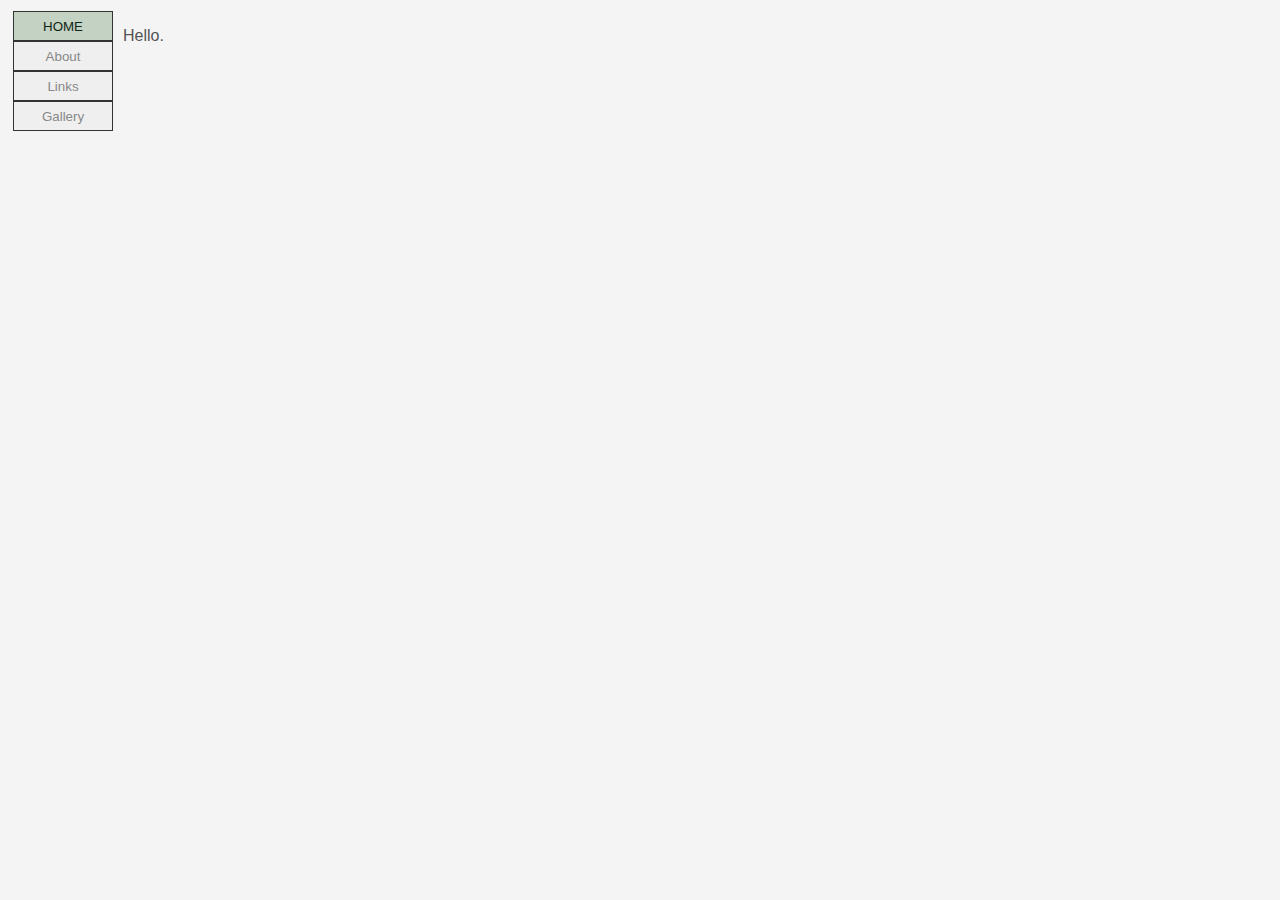
<file: index.html>
<!DOCTYPE html>
<html lang="ja">
<head prefix="og: http://ogp.me/ns# fb: http://ogp.me/ns/ fb# website: http://ogp.me/ns/ website#">
    <title>HIC_SHI</title>
    <meta charset="UTF-8">
    <meta name="viewport" content="width=device-width,initial-scale=1.0">
    <link rel="icon" href="https://hic-shi.github.io/HOME/HIC_SHI_ICON.png">
    <link rel="stylesheet" type="text/css" href="style.css">
    <meta property="og:url" content="https://sakazukiaoi.github.io/HIC_SHI/" />
    <meta property="og:type" content="website" />  
    <meta property="og:title" content="HIC_SHI" /> 
    <meta property="og:image" content="OGP_min.png" />
    <meta name="description" content="ええ">
    <meta name="twitter:card" content="summary">
    <meta name="twitter:title" content="おお">
    <meta name="twitter:description" content="ウェブサイト">
    <meta name="twitter:image" content="OGP_min.png">
<style>
    #headerHOME {
        color: #0d2613;
        background-color: rgb(196, 210, 196);
    }
    header button {
    color: #888888;
    }
</style>
</head>
<body>
    <header>
<a href="index.html"><button id="headerHOME">HOME</button></a>
<a href="about.html"><button id="headerAbout" >About</button></a>
<a href="links.html"><button id="headerLinks">Links</button></a>
<a href="gallery.html"><button id="headerGalley">Gallery</button></a>
    </header>
    <main>
<p>
Hello.
</p>
    </main>
</body>
</html>
</file>
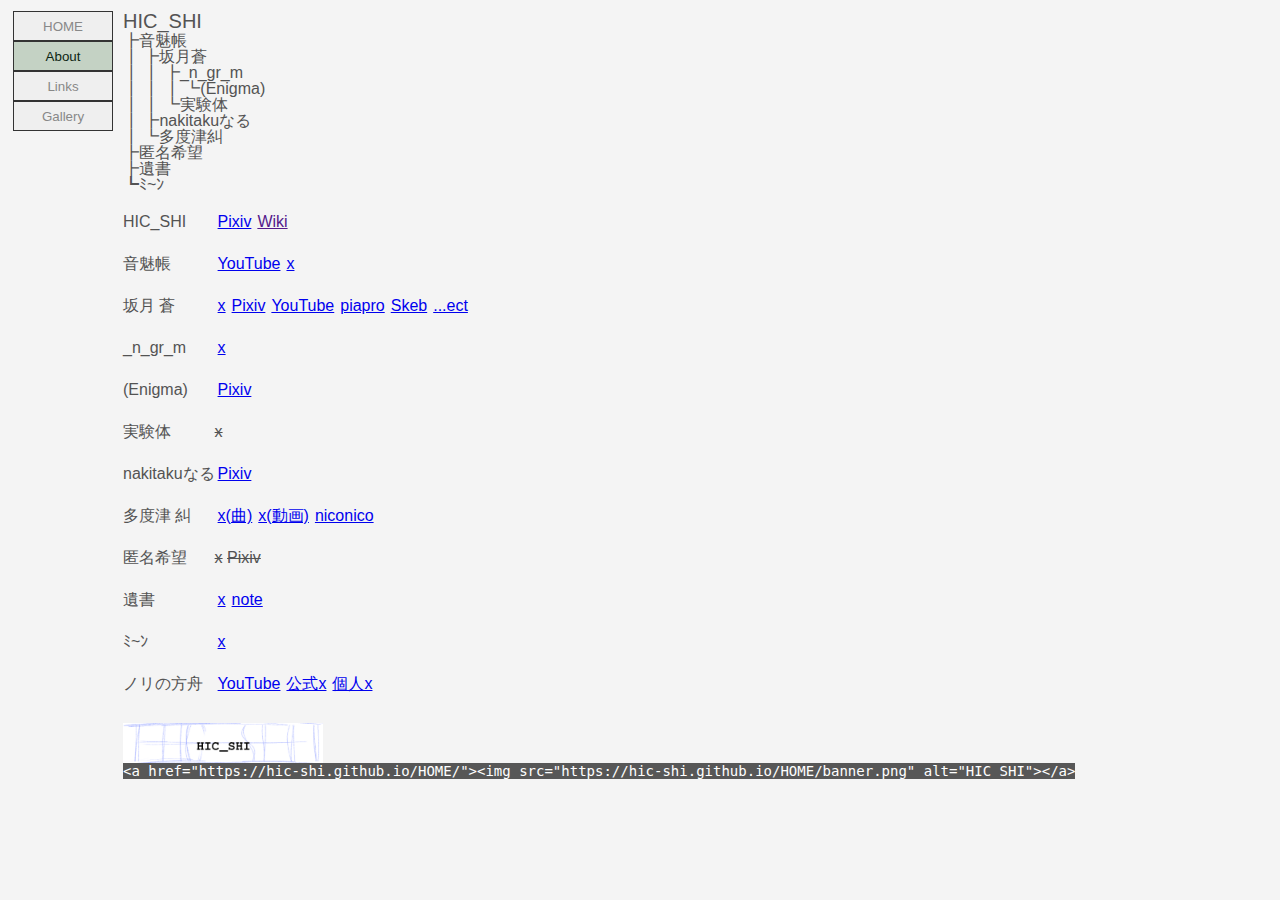
<file: about.html>
<!DOCTYPE html>
<html lang="ja">
<head prefix="og: http://ogp.me/ns# fb: http://ogp.me/ns/ fb# website: http://ogp.me/ns/ website#">
    <title>HIC_SHI</title>
    <link rel="icon" href="https://hic-shi.github.io/HOME/HIC_SHI_ICON.png">
        <meta charset="UTF-8">
        <meta name="viewport" content="width=device-width, initial-scale=1.0">
    <link rel="stylesheet" type="text/css" href="style.css">
<!-- O G P -->
<!--/O G P -->
<style>
    #headerAbout {
        color: #0d2613;
        background-color: rgb(196, 210, 196);
    }
    header button {
    color: #888888;
    }
</style>
</head>
<body>
    <header>
<a href="index.html"><button id="headerHOME">HOME</button></a>
<a href="about.html"><button id="headerAbout" >About</button></a>
<a href="links.html"><button id="headerLinks">Links</button></a>
<a href="gallery.html"><button id="headerGalley">Gallery</button></a>
    </header>
    <main>
        <div id="directory">
        <p style="font-size: 20px; margin-top:10px;">HIC_SHI</p>
        <p>┣音魅帳</p>
        <p>┃    ┣坂月蒼</p>
        <p>┃    ┃   ┣_n_gr_m</p>
        <p>┃    ┃   ┃       ┗(Enigma)</p>
        <p>┃    ┃   ┗実験体</p>
        <p>┃    ┣nakitakuなる</p>
        <p>┃    ┗多度津糾</p>
        <p>┣匿名希望</p>
        <p>┣遺書</p>
        <p>┗ﾐ~ﾝ</p>
        </div>
        <div id="SNS">
        <div class="SNS" id="SNS_name">
        <p>HIC_SHI</p>
        <p>音魅帳</p>
        <p>坂月 蒼</p>    
        <p>_n_gr_m</p>
        <p>(Enigma)</p>
        <p>実験体</p>
        <p>nakitakuなる</p>
        <p>多度津 糾</p>
        <p>匿名希望</p>
        <p>遺書</p>
        <p>ﾐ~ﾝ</p>
        <p>ノリの方舟</p>
        </div>
        <div class="SNS" id="SNS_id">
        <p><a href="https://www.pixiv.net/users/115392000">Pixiv</a><a href="">Wiki</a></p>
        <p><a href="https://www.youtube.com/@nemi_note">YouTube</a><a href="https://x.com/nemi_note">x</a></p>
        <p><a href="https://x.com/aoi_sakaduki">x</a><a href="https://www.pixiv.net/users/43077952">Pixiv</a><a href="https://www.youtube.com/@aoi_sakaduki">YouTube</a><a href="https://piapro.jp/aoi_sakaduki">piapro</a><a href="https://skeb.jp/@aoi_sakaduki">Skeb</a><a href="https://scrapbox.io/hic-shi/坂月蒼">...ect</a></p>
        <p><a href="https://x.com/_n_gr_m">x</a></p>
        <p><a href="https://www.pixiv.net/users/108103581">Pixiv</a></p>
        <p><s>x</s></p>
        <p><a href="https://www.pixiv.net/users/40340816">Pixiv</a></p>
        <p><a href="https://x.com/xxxtdt">x(曲)</a><a href="https://x.com/tdt_reE">x(動画)</a><a href="https://www.nicovideo.jp/user/125719621/mylist/73663964?ref=pc_userpage_mylist">niconico</a></p>
        <p><s>x</s> <s>Pixiv</s></p>
        <p><a href="https://x.com/nakuimimonaku">x</a><a href="https://note.com/mititsuki">note</a></p>
        <p><a href="https://x.com/r99_FAN">x</a></p>
        <p><a href="https://www.youtube.com/channel/UCEjlm7quBAR-OMrIKzcmd5g">YouTube</a><a href="https://x.com/Norinohakobune">公式x</a><a href="https://x.com/HIC_SHI_NORI">個人x</a> </p>
        </div>
        </div>
        <br>
<div id="banner">
    <img src="https://hic-shi.github.io/HOME/banner.png" alt="https://hic-shi.github.io/HOME/">
<code>&lt;a href="https://hic-shi.github.io/HOME/"&gt;&lt;img src="https://hic-shi.github.io/HOME/banner.png" alt="HIC_SHI"&gt;&lt;/a&gt;</code>
</div>
    </main>
</body>
</html>
</file>
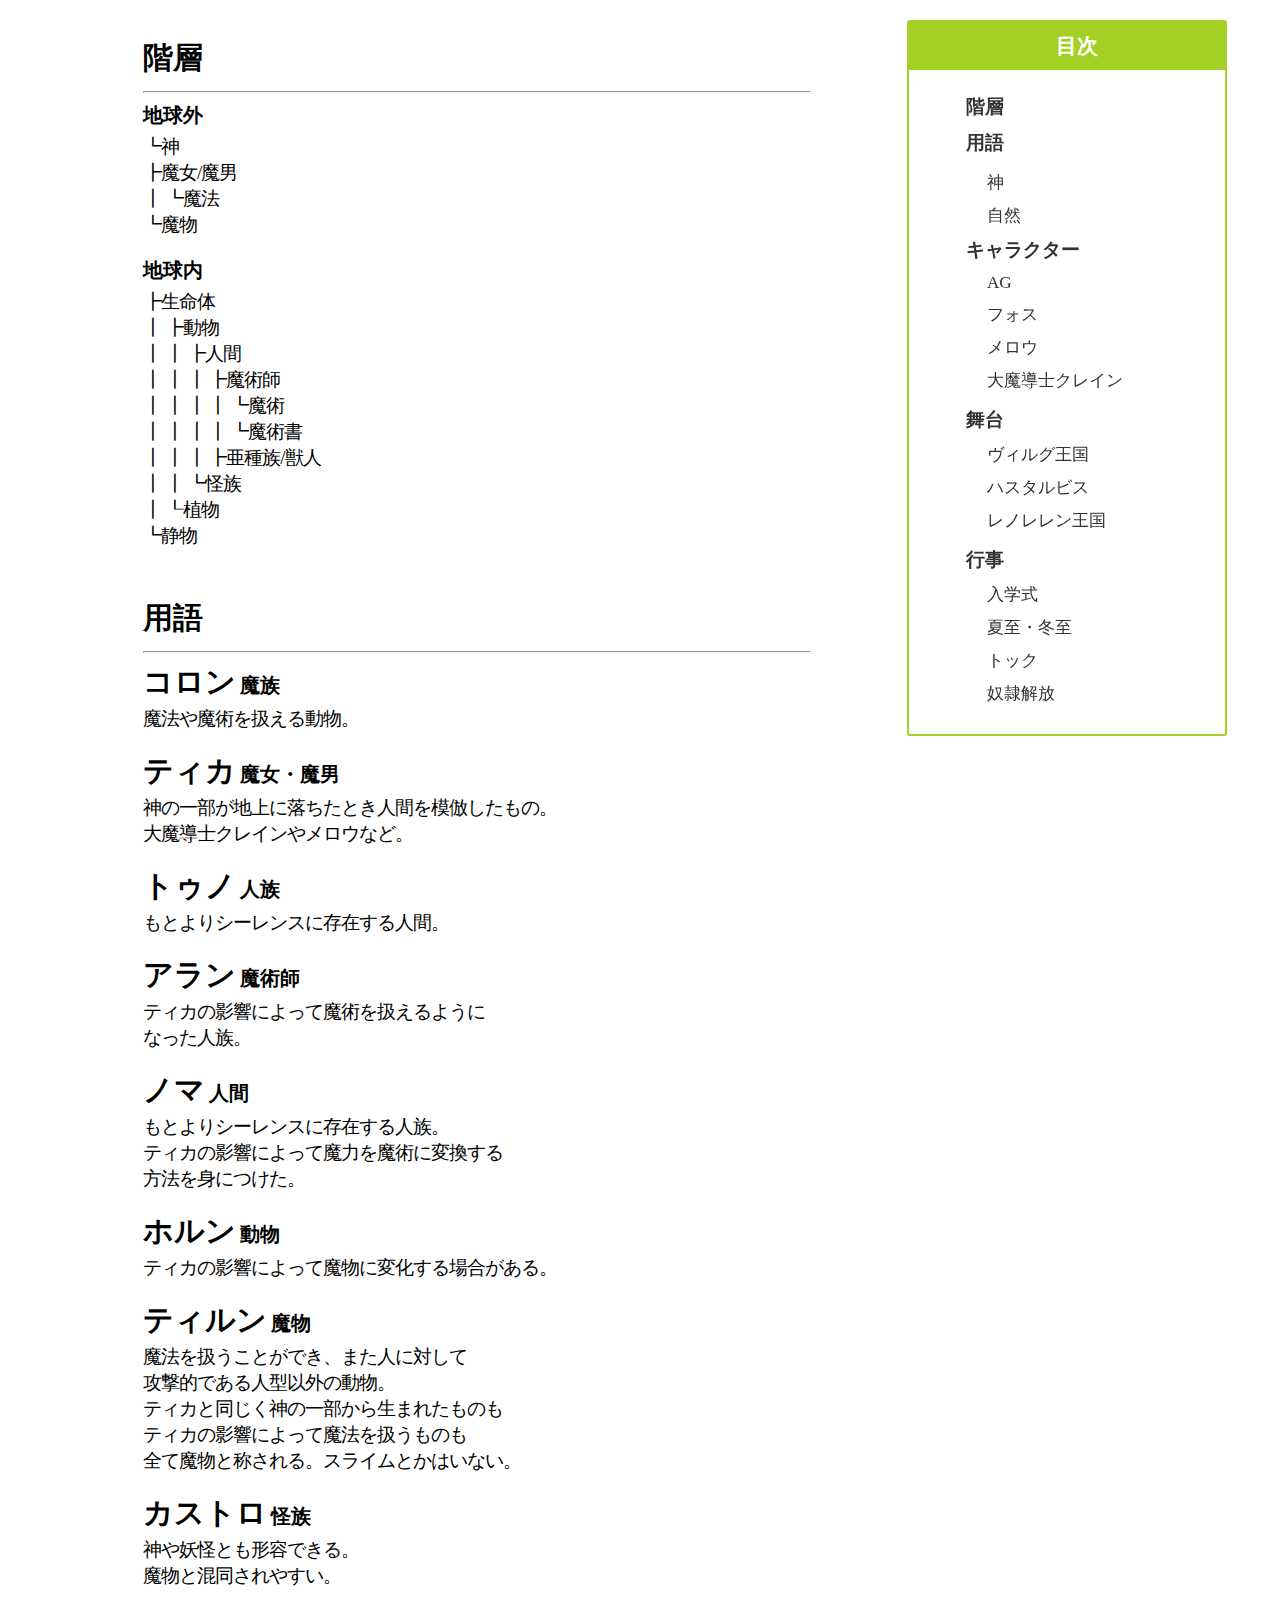
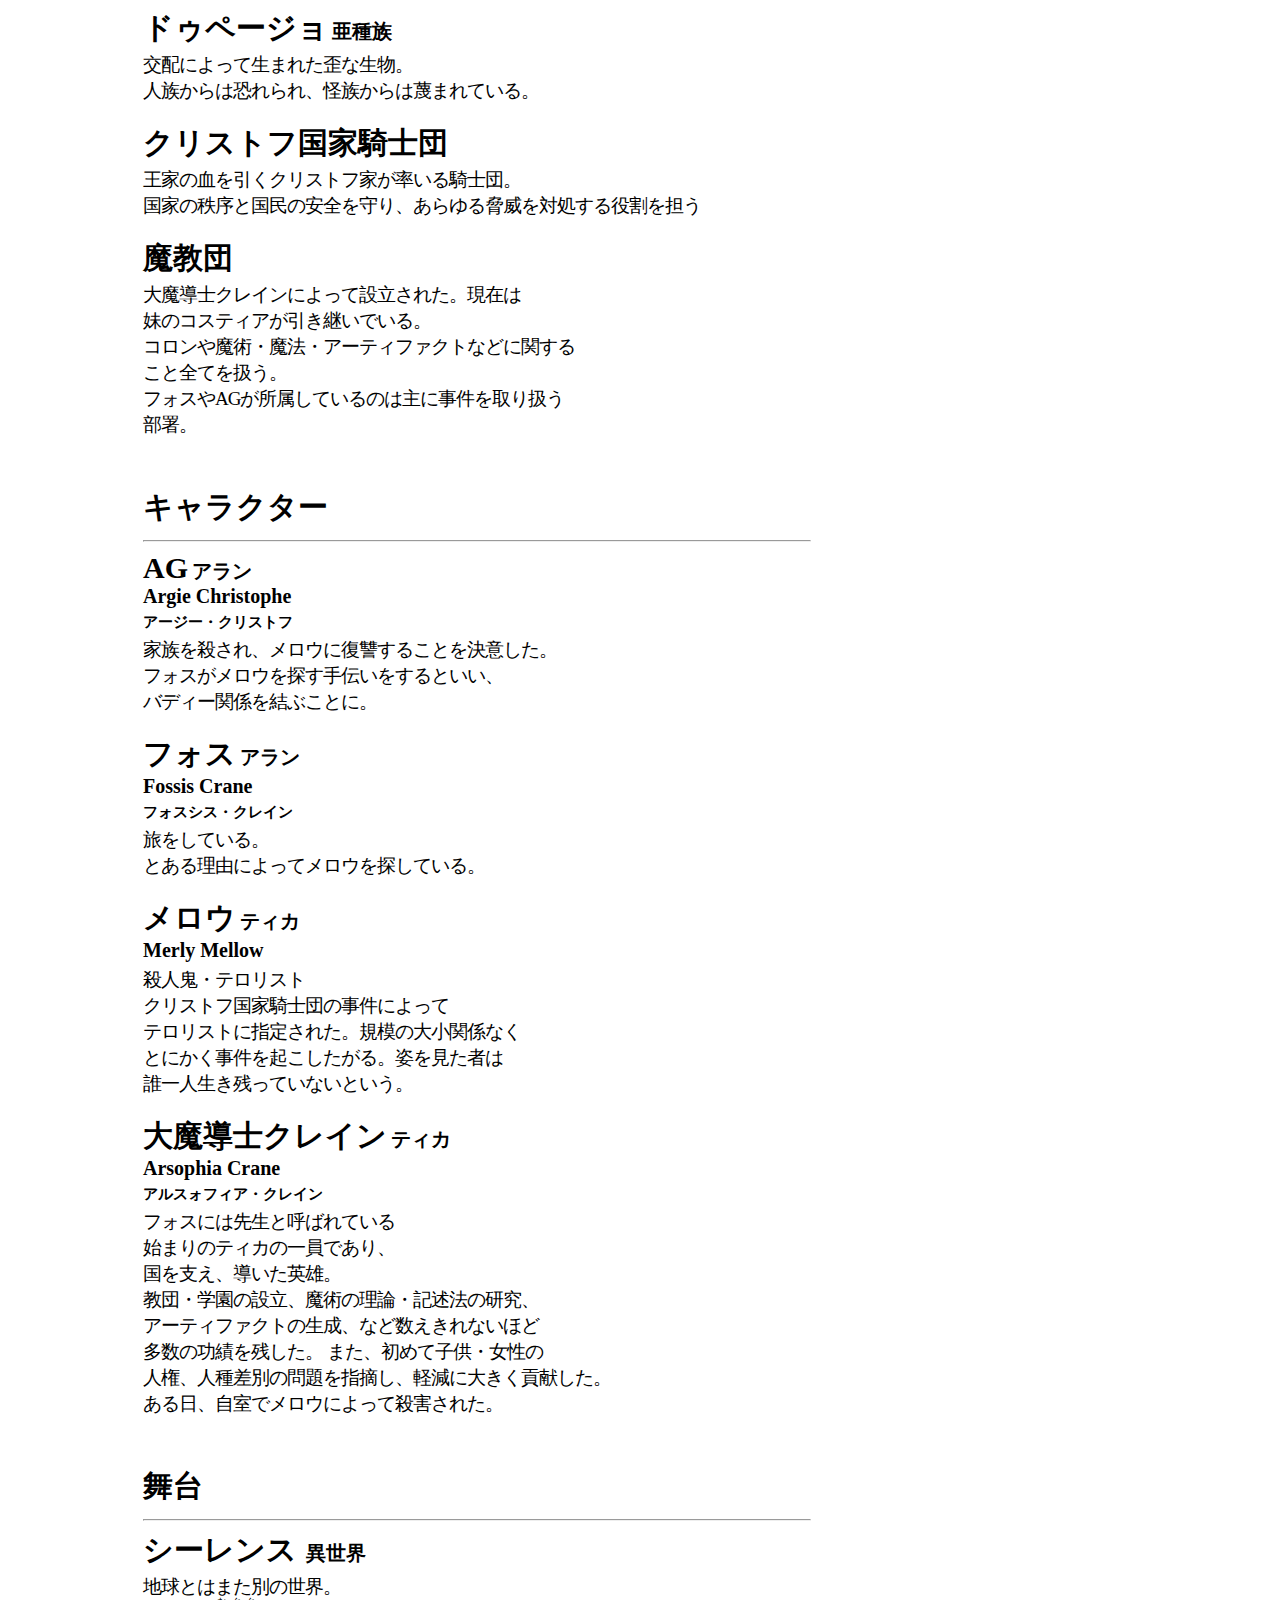
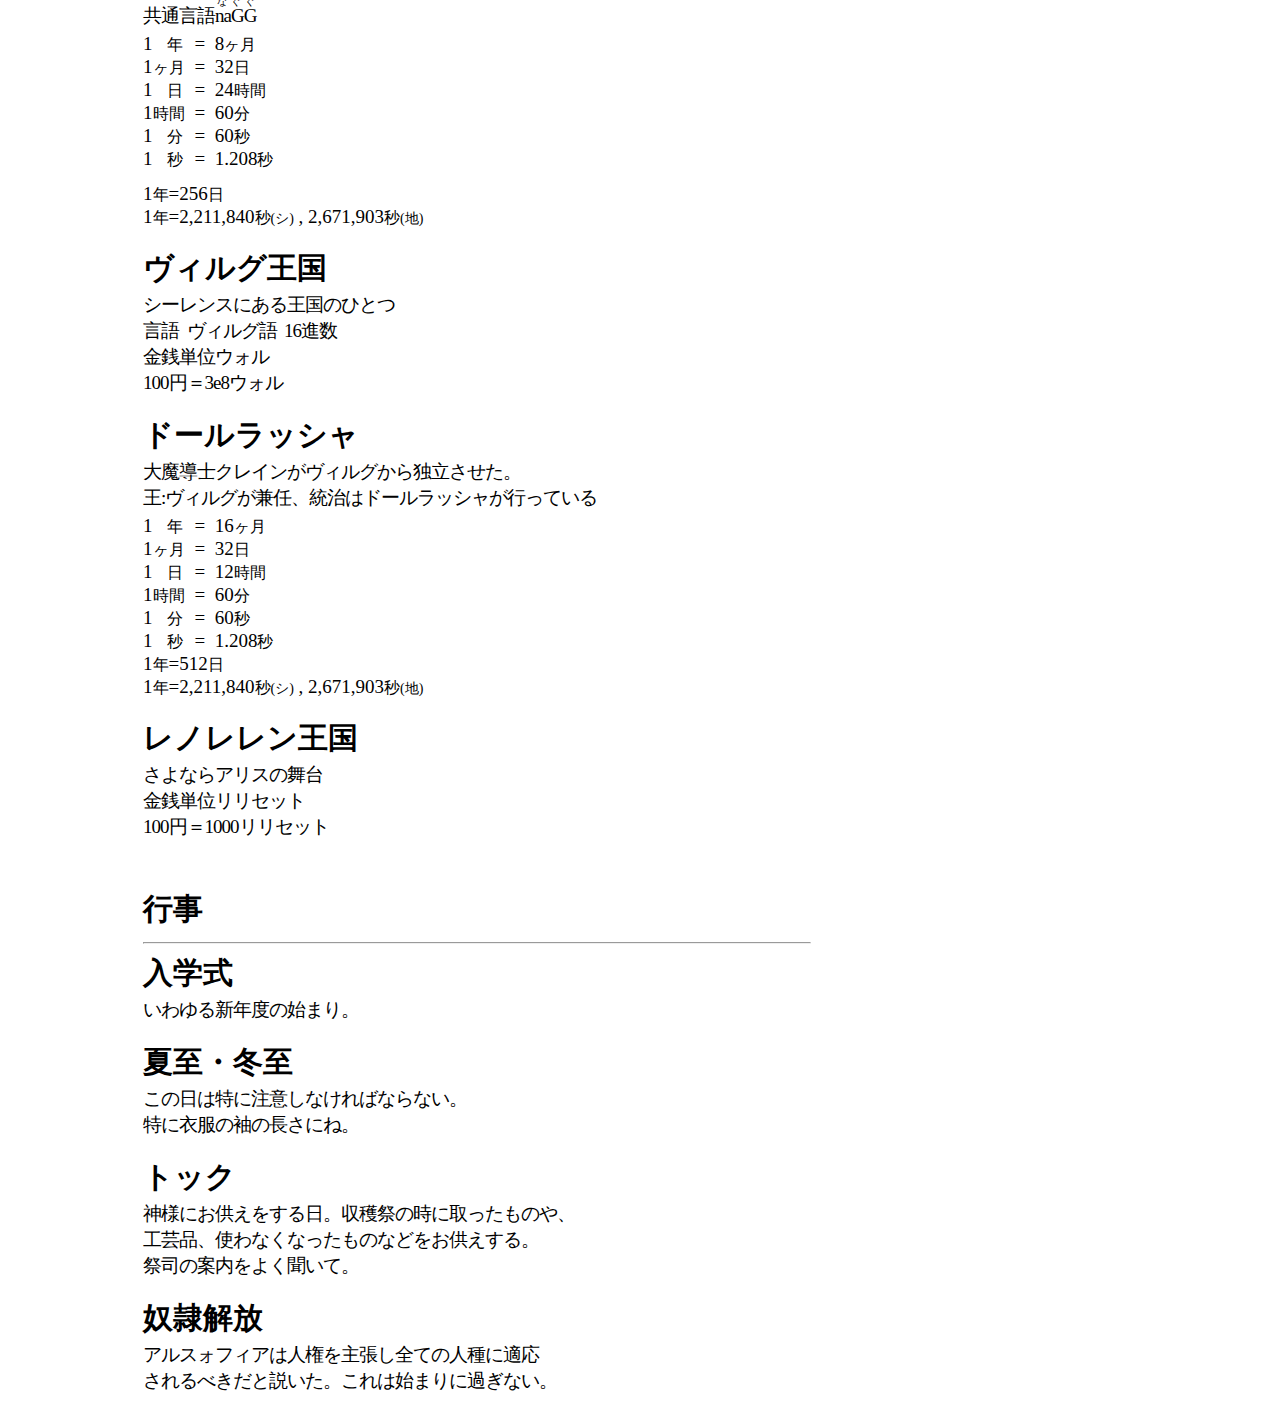
<file: bunka.html>
<!DOCTYPE html>
    <meta name="viewport" content="width=device-width,initial-scale=1.0">
<html lang="ja">
<header>
    <link rel="preconnect" href="https://fonts.googleapis.com">
<link rel="preconnect" href="https://fonts.gstatic.com" crossorigin>
<link href="https://fonts.googleapis.com/css2?family=Zen+Maru+Gothic&family=Zen+Old+Mincho&display=swap" rel="stylesheet">
<style>
    .zen-old-mincho-regular {
  font-family: "Zen Old Mincho", serif;
  font-weight: 400;
  font-style: normal;
}
.zen-maru-gothic-regular {
  font-family: "Zen Maru Gothic", sans-serif;
  font-weight: 400;
  font-style: normal;
}

h1[id], h2[id], h3[id] {
    scroll-margin-top: 100px; 
}
html {
    scroll-behavior: smooth;
}
    body {
        font-family: "Zen Old Mincho Regular";
    }
    h1{
        font-size: 30px;
        margin-bottom: 2px;
        display:inline;
    }
    h2{
        font-family: "Zen Maru Gothic Light";
        font-size: 20px;
        margin-left: 4px;
        margin-top: 2px;
        margin-bottom: 2px;
        display:inline;
    }
    h3{
        font-size: 20px;
        margin-top: 0px;
        margin-bottom: 5px;
    }
    h4{
        font-size: 15px;
        margin-top: 0px;
        margin-bottom: 5px;
    }
    p{
        font-size: 19px;
        margin-top: 3px;
        letter-spacing: 1px;
        letter-spacing: -1px;
    }
    .種別{
        font-size: 14px;
    }
    .単位{
        font-size: 16px;
    }
    div{
        font-size: 19px;
        margin-top: 0px;
    }
    .目次 {
        font-family: "Zen Old Mincho Regular";
    display: inline-block; 
    margin-top: 30px;
    }
    .container {
        margin-top: -15px;
        display: flex;
        flex-direction: row;
        gap: 10px;
    }
    .column {
        display: block;
    }
@media(max-width:600px) {
    .wrap-sidebar {
        display: block !important;
        margin-right: 0 !important;
    }

    .contentsX {
        margin-left: 15px !important;
        margin-right: 15px !important;
        width: auto !important;
    }

    .sidebar {
        display: none !important;
    }
    h1 {
        display:inline;
        font-size: 24px;
    }
    h2 {
        display:inline;
        font-size: 17px;
    }
    h3{
        font-family: "Zen Maru Gothic Light";
        font-size: 16px;
        margin-top: 0px;
        margin-bottom: 0px;
    }
    h4{
        font-family: "Zen Maru Gothic Light";
        font-size: 15px;
        margin-top: 0px;
        margin-bottom: 5px;
    }
    
    p{
        font-size: 13px;
        margin-top: 3px;
        letter-spacing: 1px;
        letter-spacing: -1px;
    }
}
    .wrap-sidebar {
  margin-right: 5vh;
  position: relative;
  display: grid;
  grid-template-columns: 1fr 20rem;  /* 左右コンテンツの大きさ */
  gap: 6rem;  /* コンテンツ間の余白 */
}
.contentsX {
 margin-left: 15vh;
  height: 100%;
}
.sidebar-in {
  position: sticky;
  top: 20px;
  height: 300px;
}
.toc-002 {
  font-family: "Zen Maru Gothic Regular";
    margin-bottom: 30px;
    border: 2px solid #a2d025;
    border-radius: 3px;
}

.toc-002 div {
    display: flex;
    justify-content: center;
    align-items: center;
    margin: 0;
    padding: 10px 0;
    background-color: #a2d025;
    color: #fff;
    font-weight: 600;
    font-size: 1.1em;
}

.toc-002 div::before {
    display: inline-block;
    width: 1em;
    height: 1em;
    content: '';
}

.toc-002 ol {
    list-style-type: disc;
    margin: 0;
    overflow: hidden;
}

.toc-002 > ol {
    padding: 1em 1em 1em 3em;
}

.toc-002 ol ol {
    margin-top: 5px;
    padding-left: 1.1em;
}

.toc-002 li {
    color: #ffffff;
    padding: 5px 0;
    font-weight: 600;
}

.toc-002 ol ol li {
    font-weight: 500;
    font-size: .9em;
    color: #ffffff;
}

.toc-002 a {
    color: #333;
    text-decoration: none;
}
</style>
</header>
<body>
<div class="sec-in wrap-sidebar">
  <main class="contentsX">

<h1 class="目次" id="000">階層</h1>
<hr>
<h3>地球外</h3>
<p>┗神<br>
  ┣魔女/魔男<br>
  ┃   ┗魔法<br>
  ┗魔物
</p>
<h3>地球内</h3>
<p>┣生命体<br>
┃  ┣動物<br>
┃  ┃  ┣人間<br>
┃  ┃  ┃  ┣魔術師<br>
┃  ┃  ┃  ┃  ┗魔術<br>
┃  ┃  ┃  ┃      ┗魔術書<br>
┃  ┃  ┃  ┣亜種族/獣人<br>
┃  ┃  ┗怪族<br>
┃  ┖植物<br>
┗静物<br>
</p>
    
<h1 class="目次" id="100">用語</h1>
<hr>
<h1 id="101">コロン</h1><h2>魔族</h2>
<p>魔法や魔術を扱える動物。</p>


<h1 id="102">ティカ</h1><h2>魔女・魔男</h2>
<p>神の一部が地上に落ちたとき人間を模倣したもの。<br>
大魔導士クレインやメロウなど。</p>


<h1 id="110">トゥノ</h1><h2>人族</h2>
<p>もとよりシーレンスに存在する人間。</p>


<h1 id="111">アラン</h1><h2>魔術師</h2>
<p>ティカの影響によって魔術を扱えるように<br>
なった人族。</p>


<h1 id="112">ノマ</h1><h2>人間</h2>
<p>もとよりシーレンスに存在する人族。<br>
ティカの影響によって魔力を魔術に変換する<br>
方法を身につけた。</p>


<h1 id="120">ホルン</h1><h2>動物</h2>
<p>ティカの影響によって魔物に変化する場合がある。</p>


<h1 id="121">ティルン</h1><h2>魔物</h2>
<p>魔法を扱うことができ、また人に対して<br>
攻撃的である人型以外の動物。<br>
ティカと同じく神の一部から生まれたものも<br>
ティカの影響によって魔法を扱うものも<br>
全て魔物と称される。スライムとかはいない。</p>


<h1 id="125">カストロ</h1><h2>怪族</h2>
<p>神や妖怪とも形容できる。<br>
魔物と混同されやすい。</p>


<h1 id="126">ドゥページョ</h1><h2>亜種族</h2>
<p>交配によって生まれた歪な生物。<br>
人族からは恐れられ、怪族からは蔑まれている。</p>


<h1 id="150">クリストフ国家騎士団</h1>
<p>王家の血を引くクリストフ家が率いる騎士団。<br>
国家の秩序と国民の安全を守り、あらゆる脅威を対処する役割を担う</p>
<h1 id="151">魔教団</h1>
<p>大魔導士クレインによって設立された。現在は<br>
    妹のコスティアが引き継いでいる。<br>
コロンや魔術・魔法・アーティファクトなどに関する<br>こと全てを扱う。<br>
フォスやAGが所属しているのは主に事件を取り扱う<br>部署。</p>



<h1 class="目次" id="200">キャラクター</h1>
<hr>
<h1 id="21001">AG</h1><h2>アラン</h2>
<h3>Argie Christophe</h3>
<h4>アージー・クリストフ</h4>
<p>家族を殺され、メロウに復讐することを決意した。<br>
フォスがメロウを探す手伝いをするといい、<br>
バディー関係を結ぶことに。</p>


<h1 id="21002">フォス</h1><h2>アラン</h2>
<h3>Fossis Crane</h3>
<h4>フォスシス・クレイン</h4>
<p>旅をしている。<br>
とある理由によってメロウを探している。</p>


<h1 id="21003">メロウ</h1><h2>ティカ</h2>
<h3>Merly Mellow</h3>
<p>
殺人鬼・テロリスト<br>クリストフ国家騎士団の事件によって<br>
テロリストに指定された。規模の大小関係なく<br>
とにかく事件を起こしたがる。姿を見た者は<br>
誰一人生き残っていないという。</p>

<h1 id="21004">大魔導士クレイン</h1><h2>ティカ</h2>
<h3>Arsophia Crane</h3>
<h4>アルスォフィア・クレイン</h4>
<p>フォスには先生と呼ばれている<br>
始まりのティカの一員であり、<br>
国を支え、導いた英雄。<br>
教団・学園の設立、魔術の理論・記述法の研究、<br>
アーティファクトの生成、など数えきれないほど<br>
多数の功績を残した。 また、初めて子供・女性の<br>
人権、人種差別の問題を指摘し、軽減に大きく貢献した。<br>
ある日、自室でメロウによって殺害された。</p>

<h1 class="目次" id="300">舞台</h1>
<hr>
    <h1 id="300">シーレンス</h1>
    <h2>異世界</h2>
    <p>地球とはまた別の世界。<br>共通言語<ruby>naGG<rp>（</rp><rt>なぐぐ</rt><rp>）</rp></ruby><br></p>

    <div class="container">
        <div class="column" id="シーレンス1">
            1&nbsp;&nbsp;&nbsp;<a class="単位">年</a><br>
            1<a class="単位">ヶ月</a><br>
            1&nbsp;&nbsp;&nbsp;<a class="単位">日</a><br> 1<a class="単位">時間</a><br>
            1&nbsp;&nbsp;&nbsp;<a class="単位">分</a><br>
            1&nbsp;&nbsp;&nbsp;<a class="単位">秒</a><br>
        </div>
        <div class="column" id="シーレンス2">
            =&nbsp;&nbsp;8<a class="単位">ヶ月</a><br>
            =&nbsp;&nbsp;32<a class="単位">日</a><br>
            =&nbsp;&nbsp;24<a class="単位">時間</a><br>
            =&nbsp;&nbsp;60<a class="単位">分</a><br>
            =&nbsp;&nbsp;60<a class="単位">秒</a><br>
            =&nbsp;&nbsp;1.208<a class="単位">秒</a><br>
        </div>
    </div>
<div style="margin-top: 12px">1<a class="単位">年</a>=256<a class="単位">日</a><br>1<a class="単位">年</a>=2,211,840<a class="単位">秒</a><a class="種別">(シ)</a>&nbsp;,&nbsp;2,671,903<a class="単位">秒</a><a class="種別">(地)</a></p></div>

<h1 id="301">ヴィルグ王国</h1><h2></h2>
<p>シーレンスにある王国のひとつ<br>言語&nbsp;&nbsp;ヴィルグ語&nbsp;&nbsp;16進数<br>金銭単位ウォル<br>100円＝3e8ウォル</p>
<h1 id="302">ドールラッシャ</h1>
<p>大魔導士クレインがヴィルグから独立させた。<br>王:ヴィルグが兼任、統治はドールラッシャが行っている</p>
    <div class="container">
        <div class="column" id="シーレンス1">
            1&nbsp;&nbsp;&nbsp;<a class="単位">年</a><br>
            1<a class="単位">ヶ月</a><br>
            1&nbsp;&nbsp;&nbsp;<a class="単位">日</a><br> 1<a class="単位">時間</a><br>
            1&nbsp;&nbsp;&nbsp;<a class="単位">分</a><br>
            1&nbsp;&nbsp;&nbsp;<a class="単位">秒</a><br>
        </div>
        <div class="column" id="シーレンス2">
            =&nbsp;&nbsp;16<a class="単位">ヶ月</a><br>
            =&nbsp;&nbsp;32<a class="単位">日</a><br>
            =&nbsp;&nbsp;12<a class="単位">時間</a><br>
            =&nbsp;&nbsp;60<a class="単位">分</a><br>
            =&nbsp;&nbsp;60<a class="単位">秒</a><br>
            =&nbsp;&nbsp;1.208<a class="単位">秒</a><br>
        </div>
    </div>
<div style="margin-top: 12pxm">1<a class="単位">年</a>=512<a class="単位">日</a><br>1<a class="単位">年</a>=2,211,840<a class="単位">秒</a><a class="種別">(シ)</a>&nbsp;,&nbsp;2,671,903<a class="単位">秒</a><a class="種別">(地)</a></p></div>
<h1 id="310">レノレレン王国</h1>
<p>さよならアリスの舞台<br>金銭単位リリセット<br>100円＝1000リリセット</p>

<h1 class="目次" id="400">行事</h1>
<hr>
<h1 id="400">入学式</h1>
<p>いわゆる新年度の始まり。</p>


<h1 id="400">夏至・冬至</h1>
<p>この日は特に注意しなければならない。<br>
特に衣服の袖の長さにね。</p>


<h1 id="400">トック</h1>
<p>神様にお供えをする日。収穫祭の時に取ったものや、<br>
工芸品、使わなくなったものなどをお供えする。<br>
祭司の案内をよく聞いて。</p>


<h1 id="400">奴隷解放</h1>
<p>アルスォフィアは人権を主張し全ての人種に適応<br>
されるべきだと説いた。これは始まりに過ぎない。</p>
  </main>
  <aside class="sidebar">
    <div class="sidebar-in">
<div class="toc-002">
    <div>
        目次
    </div>
    <ol>
        <li><a href="#000">階層</a></li>
        <li><a href="#100">用語</a></li>
            <ol>
                <li><a href="#101">神</a></li>
                <li><a href="#110">自然</a></li>
            </ol>
        <li>
            <a href="#200">キャラクター</a>
            <ol>
                <li><a href="#21001">AG</a></li>
                <li><a href="#21002">フォス</a></li>
                <li><a href="#21003">メロウ</a></li>
                <li><a href="#21004">大魔導士クレイン</a></li>
            </ol>
        </li>
        <li>
            <a href="#300">舞台</a>
            <ol>
                <li><a href="#301">ヴィルグ王国</a></li>
                <li><a href="#302">ハスタルビス</a></li>
                <li><a href="#310">レノレレン王国</a></li>
            </ol>
        </li>
        <li>
            <a href="#400">行事</a>
            <ol>
                <li><a href="#415">入学式</a></li>
                <li><a href="#409">夏至・冬至</a></li>
                <li><a href="#419">トック</a></li>
                <li><a href="#412">奴隷解放</a></li>
            </ol>
        </li>
    </ol>
</div>
    </div>
  </aside>
</div>
</body>
</html>
</file>
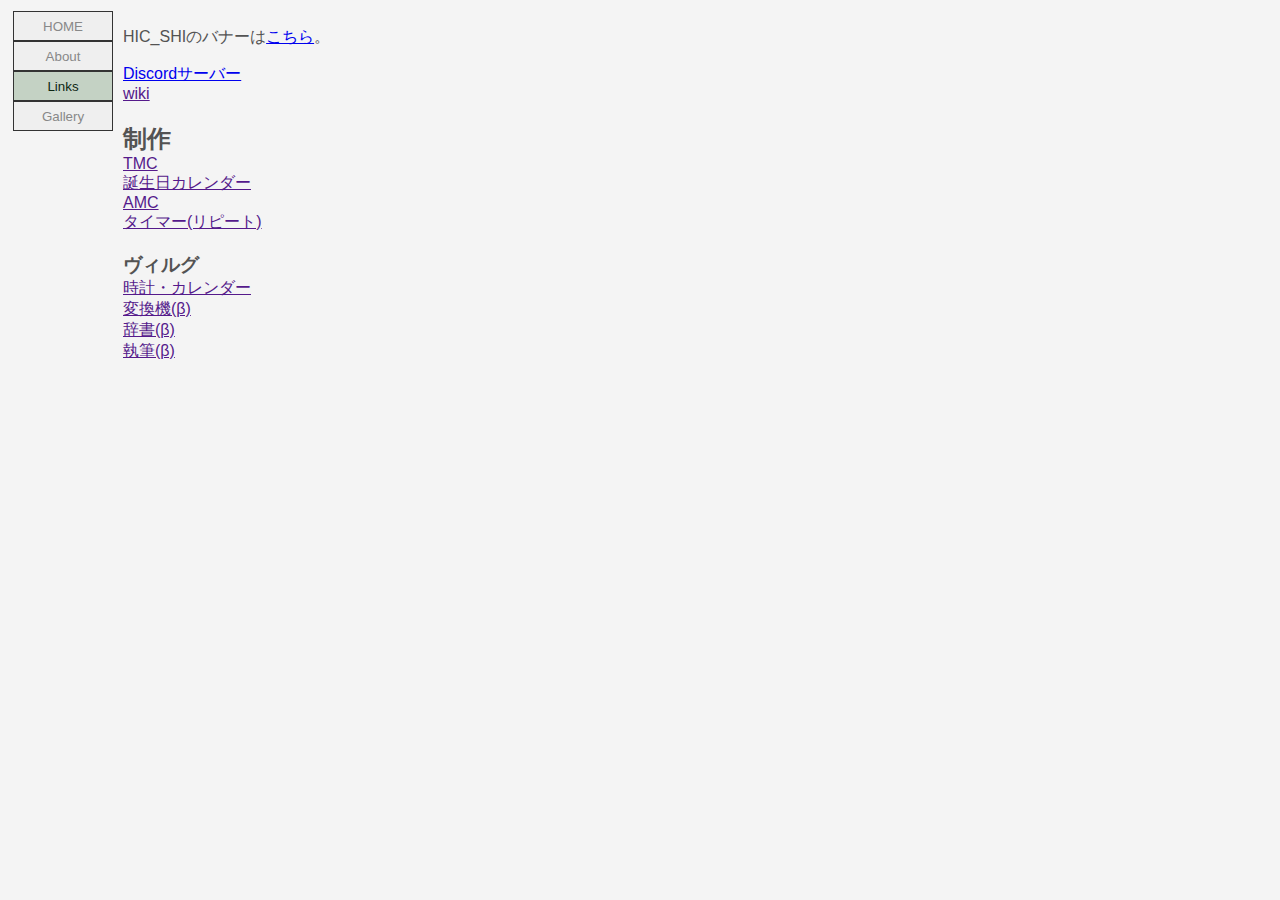
<file: links.html>
<!DOCTYPE html>
<html lang="ja">
<head prefix="og: http://ogp.me/ns# fb: http://ogp.me/ns/ fb# website: http://ogp.me/ns/ website#">
    <title>HIC_SHI</title>
    <link rel="icon" href="https://hic-shi.github.io/HOME/HIC_SHI_ICON.png">
    <meta property="og:url" content="https://sakazukiaoi.github.io/HIC_SHI/index.html" />
    <meta property="og:type" content="website" /> 
    <meta property="og:title" content="ホームページ" /> 
    <meta property="og:description" content="" /> 
    <meta property="og:site_name" content="HIC_SHI" /> 
    <meta property="og:image" content="https://pbs.twimg.com/media/G6IaDdAbYAAXHK4?format=jpg" />
    <meta charset="UTF-8">
    <meta name="viewport" content="width=device-width, initial-scale=1.0">
    <meta name="description" content="概要">
    <meta name="viewport" content="width=device-width,initial-scale=1.0">
    <meta name="twitter:card" content="summary_large_image">
    <meta name="twitter:title" content="ページのタイトル">
    <meta name="twitter:description" content="ページの説明文">
    <meta name="twitter:image" content="https://pbs.twimg.com/media/G6IaDdAbYAAXHK4?format=jpg">
    <link rel="stylesheet" type="text/css" href="style.css">
<style>
    #headerLinks {
        color: #0d2613;
        background-color: rgb(196, 210, 196);
    }
    header button {
    color: #888888;
    }
</style>
<!--バージョン-->
    <script>
        window.onload = function () {
                console.log("0.007");
        }
    </script>
</head>
<body>
    <header>
<a href="index.html"><button id="headerHOME">HOME</button></a>
<a href="about.html"><button id="headerAbout" >About</button></a>
<a href="links.html"><button id="headerLinks">Links</button></a>
<a href="gallery.html"><button id="headerGalley">Gallery</button></a>
    </header>
<main>
<p>HIC_SHIのバナーは<a href="about.html">こちら</a>。</p>
<a href="https://discord.gg/qRYdpjnZNn">Discordサーバー</a>
<a href="">wiki</a>
<h2>制作</h2>
<a href="">TMC</a>
<a href="">誕生日カレンダー</a>
<a href="">AMC</a>
<a href="">タイマー(リピート)</a>
<a href=""></a>
<h3>ヴィルグ</h3>
<a href="">時計・カレンダー</a>
<a href="">変換機(β)</a>
<a href="">辞書(β)</a>
<a href="">執筆(β)</a>
<!--
<div id="banners">
    <a href="index.html"><img src="https://hic-shi.github.io/HOME/banner.png" alt=""></a>
    <a href="index.html"><img src="https://hic-shi.github.io/HOME/banner.png" alt=""></a>
</div>
-->
</main>
</body>
</html>
</file>
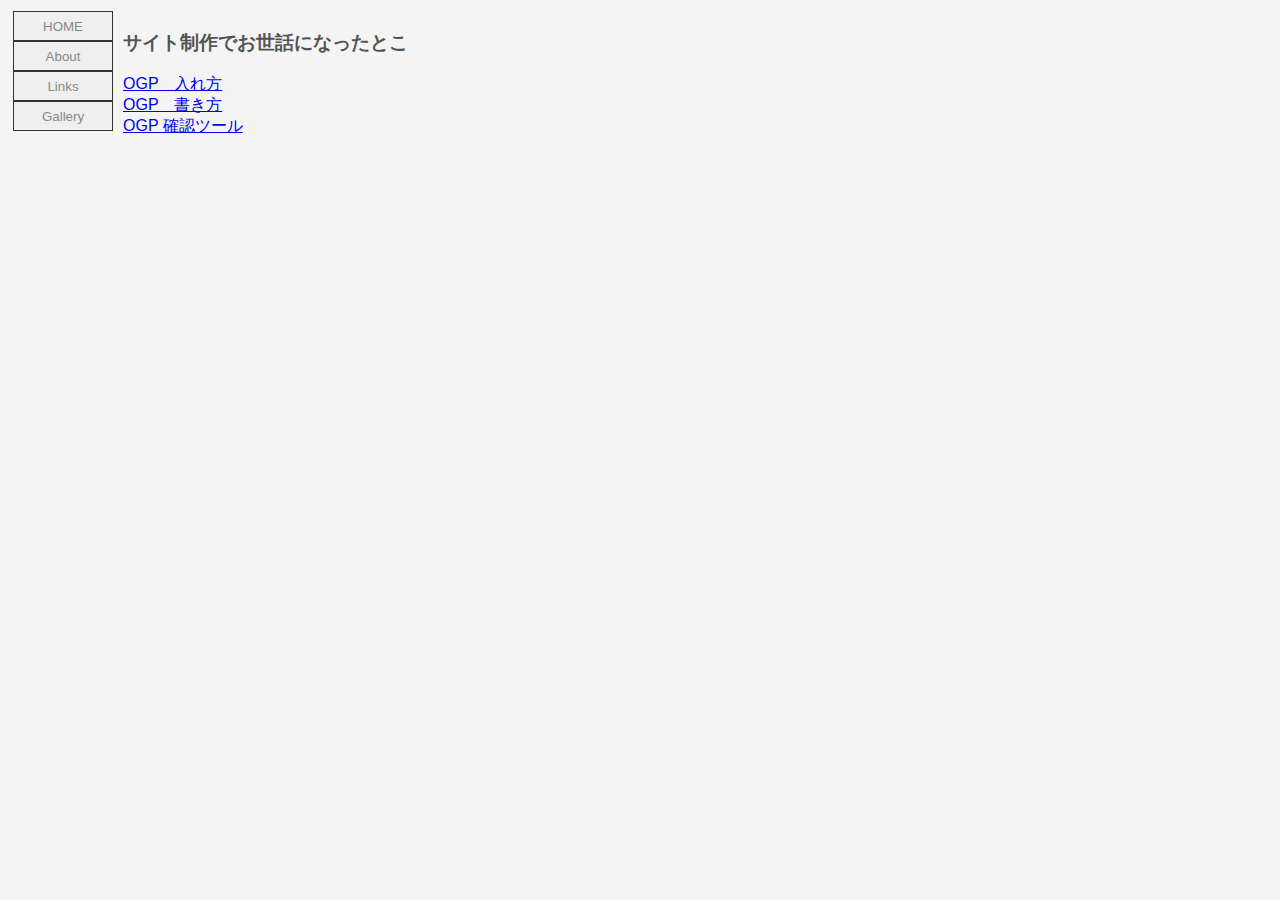
<file: ura.html>
<!DOCTYPE html>
<html lang="ja">
<head prefix="og: http://ogp.me/ns# fb: http://ogp.me/ns/ fb# website: http://ogp.me/ns/ website#">
    <title>HIC_SHI</title>
    <meta charset="UTF-8">
    <meta name="viewport" content="width=device-width,initial-scale=1.0">
    <link rel="icon" href="https://hic-shi.github.io/HOME/HIC_SHI_ICON.png">
    <link rel="stylesheet" type="text/css" href="style.css">
<style>
</style>
<!--バージョン-->
    <script>
        window.onload = function () {
                console.log("0.015");
        }
    </script>
</head>
<body>
    <header>
<a href="index.html"><button id="headerHOME">HOME</button></a>
<a href="about.html"><button id="headerAbout" >About</button></a>
<a href="links.html"><button id="headerLinks">Links</button></a>
<a href="gallery.html"><button id="headerGalley">Gallery</button></a>
    </header>
<main>
    <h3>サイト制作でお世話になったとこ</h3>
    <a href=""></a><br>
    <a href="https://www.xserver.ne.jp/bizhp/open-graph-protocol/#HTML%E3%81%A7%E4%BD%9C%E3%81%A3%E3%81%9F%E3%83%9B%E3%83%BC%E3%83%A0%E3%81%BA%E3%83%BC%E3%82%B8">OGP　入れ方</a>
    <a href="https://qiita.com/rksk/items/4dd46738a6d62f39389b">OGP　書き方</a>
    <a href="https://ogp.buta3.net/">OGP 確認ツール</a>
    <a href=""></a>
</div>
</main>
</body>
</html>
</file>
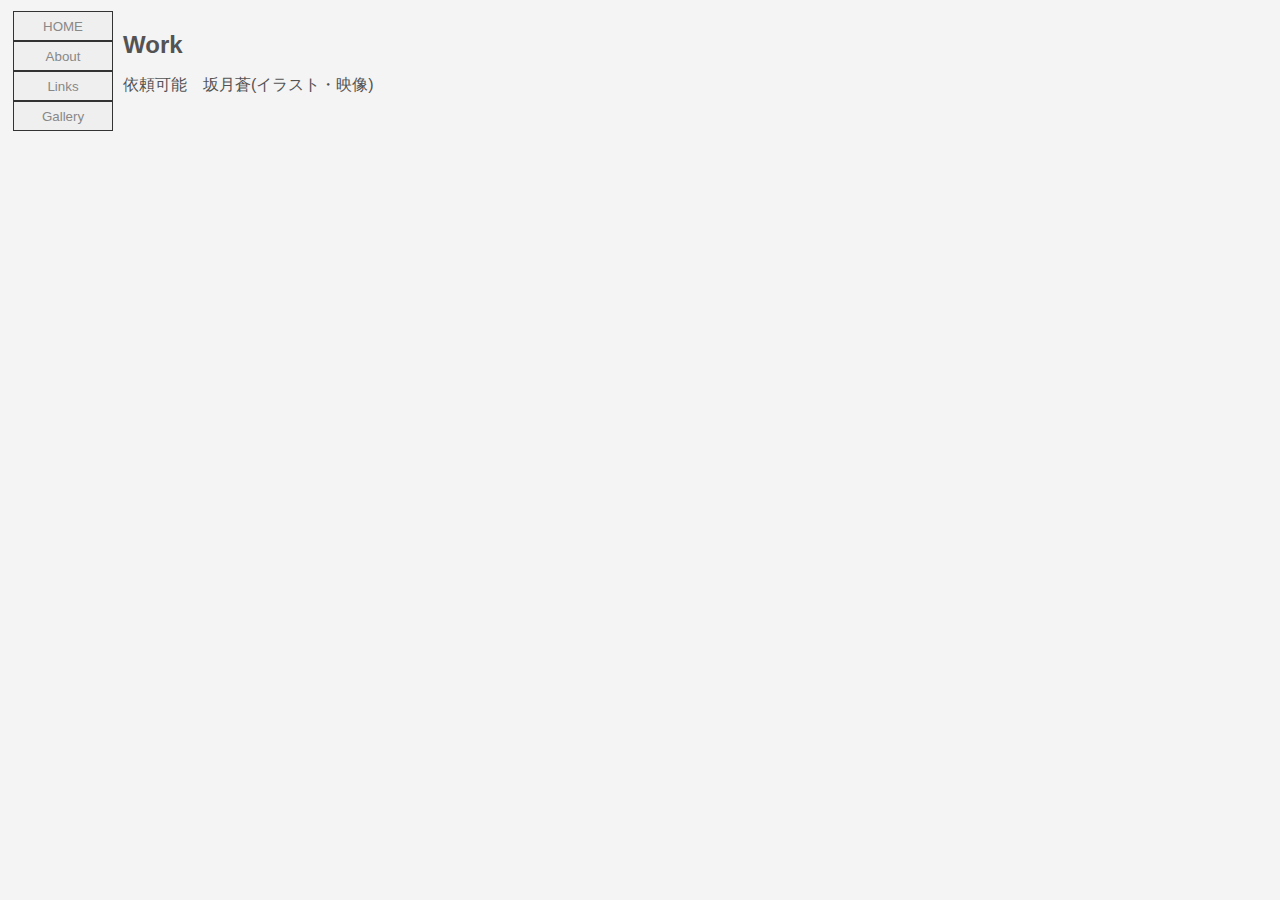
<file: work.html>
<!DOCTYPE html>
<html lang="ja">
<head prefix="og: http://ogp.me/ns# fb: http://ogp.me/ns/ fb# website: http://ogp.me/ns/ website#">
    <title>HIC_SHI</title>
    <link rel="icon" href="https://hic-shi.github.io/HOME/HIC_SHI_ICON.png">
        <meta charset="UTF-8">
        <meta name="viewport" content="width=device-width, initial-scale=1.0">
    <link rel="stylesheet" type="text/css" href="style.css">
<!-- O G P -->
<!--/O G P -->
<style>
</style>
</head>
<body>
    <header>
<a href="index.html"><button id="headerHOME">HOME</button></a>
<a href="about.html"><button id="headerAbout" >About</button></a>
<a href="links.html"><button id="headerLinks">Links</button></a>
<a href="gallery.html"><button id="headerGalley">Gallery</button></a>
    </header>
    <main>
        <h2>Work</h2>
        <p>依頼可能　坂月蒼(イラスト・映像)</p>
        <div id="plan_A" class="plans"></div>
        <div id="plan_B" class="plans"></div>
        <div id="plan_C" class="plans"></div>
        <div id="plan_D" class="plans"></div>
        
    </main>
</body>
</html>
</file>
<file: style.css>
body {
    font-family: sans-serif;
    margin: 11px;
    background-color: #f4f4f4;
    color: #535353;
    display: flex;
    flex-direction: row;
}

main {
    margin-left: 10px;
    height: auto;
    display: flex;
    flex-direction: column;
}
img {
  -webkit-user-drag: none;
}
header{
    display: flex;
    flex-direction: column;
    height: 300px;
}
header a{
    color: #aaaaaa;
    text-decoration: none;
}
header button{
    border: 1px solid #333;
    margin-left: 2px;
    height: 30px;
    width: 100px;
}
@media (max-width: 900px) {
body {
    font-family: sans-serif;
    margin: 11px;

    background-color: #f4f4f4;
    color: #535353;
    display: flex;
    flex-direction: column;
}

main {
    margin-top: 2%;
    height: auto;
    display: flex;
    flex-direction: column;
}

header{
    display: flex;
    flex-direction: row;
    justify-content: center;
    height: auto;
    width: auto;
}
header a{
    color: #aaaaaa;
    text-decoration: none;
}
header button{
    width: 24vw;
}
#SNS_id{
    margin-top: 20px;
    position: absolute;
}

#banners {
    display: flex;
    flex-direction: column;
    font-size: 10px;
    margin-top: 20px;
}
}
/*　フォント　*/
h1 {margin-bottom: 0px;}
h2 {margin-bottom: 0px;}
h3 {margin-bottom: 0px;}

#directory p {
    line-height: 0px;
}
#SNS p {
    line-height: 10px;
}
#SNS a {
    margin: 3px;
}
code {font-size: 14px;color: #ffffff; background-color: #575757;}
#banner {
    display: flex;
    flex-direction: column;
    font-size: 10px;
}
#banner img {
width: 200px;
}
#SNS{
    display: flex;
}
.SNS{
    display: flex;
    flex-direction: column;
}

    header button {
    color: #888888;
    }
#News{    
    display: flex;
}
.News{
    display: flex;
    flex-direction: column;
}
</file>
